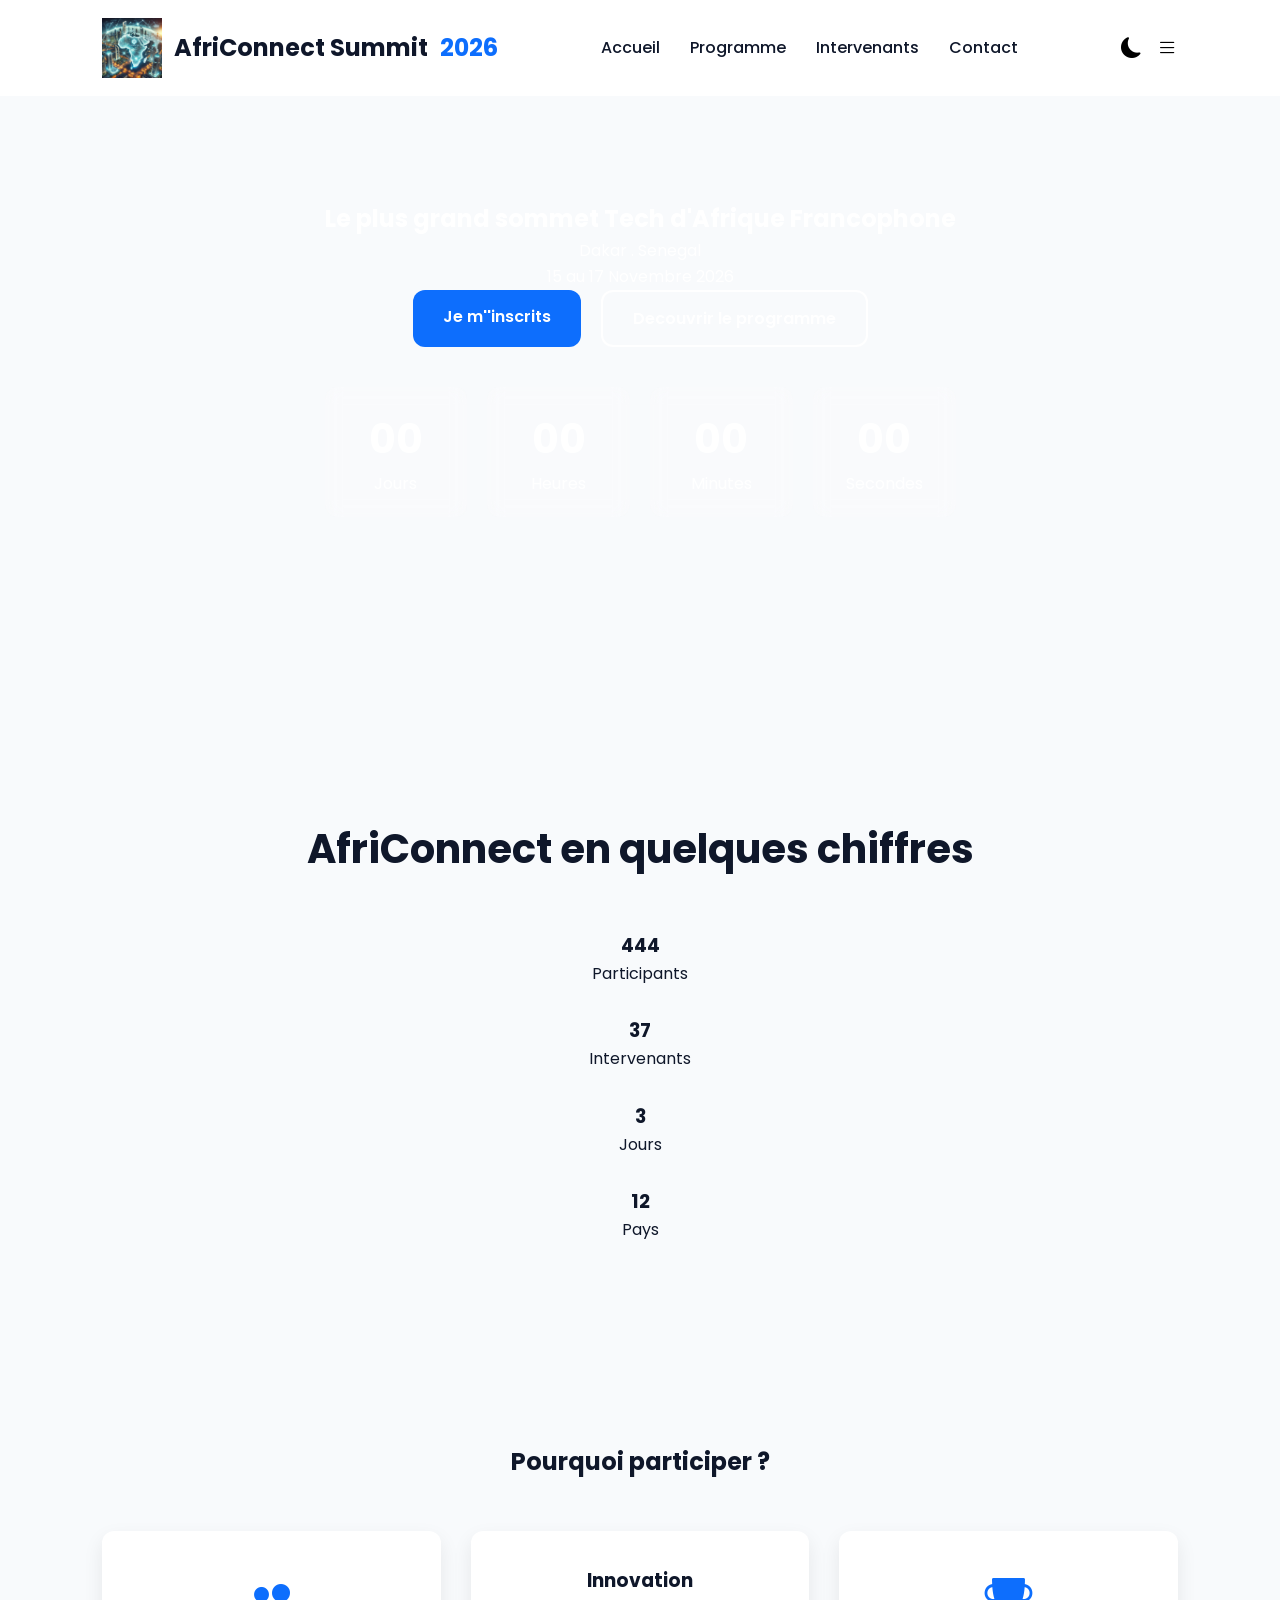
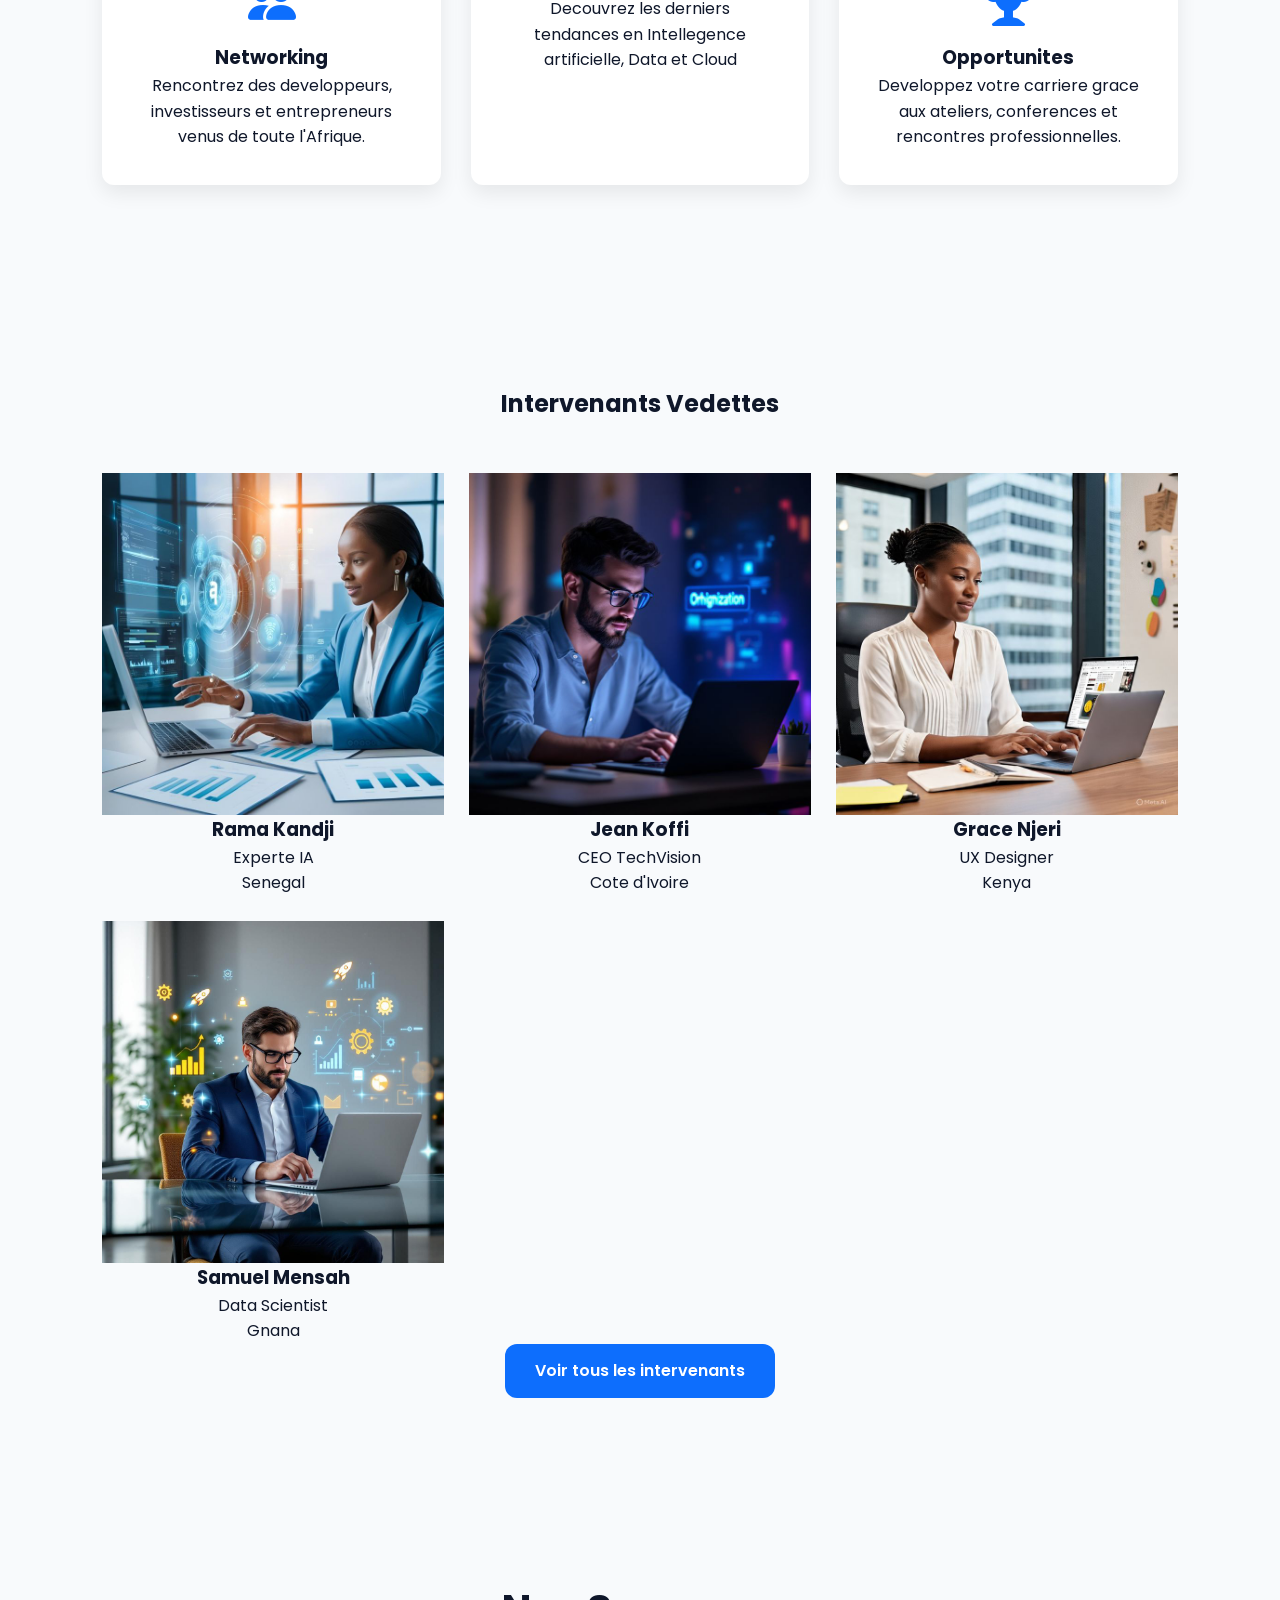
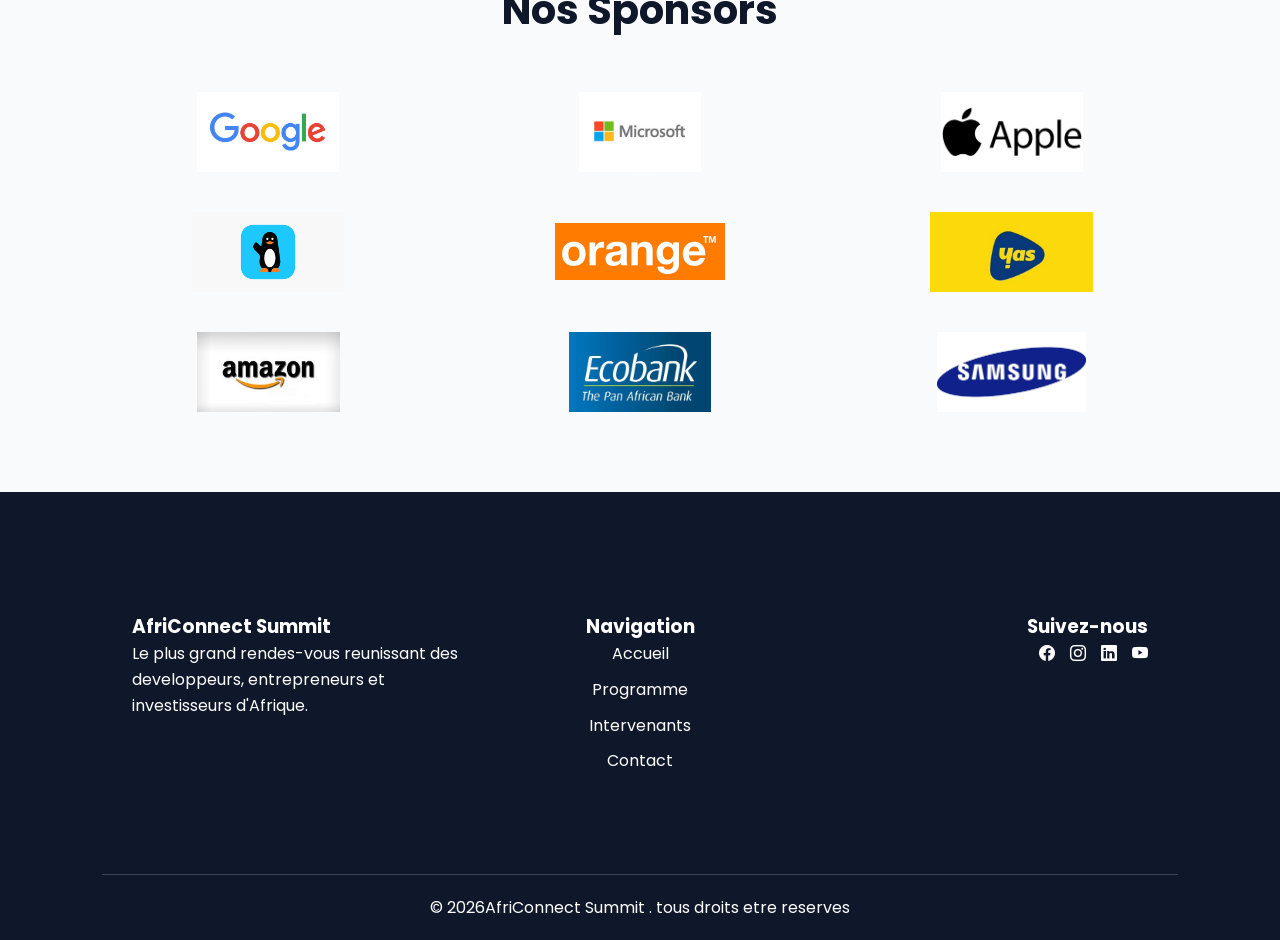
<file: index.html>
<!DOCTYPE html>
<html lang="fr">
<head>
    <meta charset="UTF-8">
    <meta name="viewport" content="width=device-width, initial-scale=1.0">
    <title>AfriConnect Summit 2026</title>

    <link rel="preconnect" href="https://fonts.googleapis.com">
    <link rel="preconnect" href="https://fonts.gstatic.com" crossorigin>
    <link href="https://fonts.googleapis.com/css2?family=Poppins:wght@300;400;500;600;700&family=Space+Grotesk:wght@400;700&display=swap" rel="stylesheet">

    
    <link rel="stylesheet" href="https://cdn.jsdelivr.net/npm/bootstrap-icons@1.13.1/font/bootstrap-icons.min.css">

    
    <link rel="stylesheet" href="css/style.css">
</head>
<body>
    
<!--HEADER--> 

<header>
    <nav class="navbar">
        <a href="index.html" class="logo"><img src="images/logo.jpg" alt="logo AfriConnect">AfriConnect Summit<span>2026</span></a>

        <ul class="nav-links">
            <li><a href="index.html">Accueil</a></li>
            <li><a href="programme.html">Programme</a></li>
            <li><a href="intervenants.html">Intervenants</a></li>
            <li><a href="contact.html">Contact</a></li>
        </ul>

    <div class="nav-icons">
        <button id="darkModeBtn">
            <i class="bi bi-moon-fill"></i>
        </button>

        <button id="menu-btn">
            <i class="bi bi-list"></i>
        </button>


    </div>
    </nav>
</header>

<!--main-->

<main>

    <section class="hero">
       <div class="hero-content">
         <h1>Le plus grand sommet Tech d'Afrique Francophone</h1>
         <p>Dakar . Senegal <br> 15 au 17 Novembre 2026</p>

         <div class="hero-buttons">
            <a href="contact.html" class="btn-primary">Je m''inscrits</a>
            <a href="programme.html" class="btn-secondary">Decouvrir le programme</a>
         </div>

         <div class="countdown">

            <div class="box">
                <h2 id="days">00</h2>
                <span>Jours</span>
            </div>

            <div class="box">
                <h2 id="hours">00</h2>
                <span>Heures</span>
            </div>

            <div class="box">
                <h2 id="minutes">00</h2>
                <span>Minutes</span>
            </div>

            <div class="box">
                <h2 id="seconds">00</h2>
                <span>Secondes</span>
            </div>

            
        </div>
       </div>
    </section>


    <!--chiffres cles-->

    <section class="stats">

        <h2>AfriConnect en quelques chiffres</h2>

        <div class="stats-grid">

            <article class="stat-card">
                <h3 class="counter" data-target="1200">1200</h3>
                <p>Participants</p>
            </article>

            <article class="stat-card">
                <h3 class="counter" data-target="48">48</h3>
                <p>Intervenants</p>
            </article>

            <article class="stat-card">
                <h3 class="counter" data-target="3">3</h3>
                <p>Jours</p>
            </article>

            <article class="stat-card">
                <h3 class="counter" data-target="12">12</h3>
                <p>Pays</p>
            </article>


        </div>

    </section>

 <!--pourquoi-->   

 <section class="why">
   <h2>Pourquoi participer ?</h2>

   <div class="why-container">

    <article class="why-card">
        <i class="bi bi-people-fill"></i>
           <h3>Networking</h3>
           <p>Rencontrez des developpeurs, investisseurs et entrepreneurs venus de toute l'Afrique.</p>
    </article>

    <article class="why-card">
        <i class="bi bi-lightbuld-fill"></i>
           <h3>Innovation</h3>
           <p>Decouvrez les derniers tendances en Intellegence artificielle, Data et Cloud</p>
    </article>

    <article class="why-card">
        <i class="bi bi-trophy-fill"></i>
           <h3>Opportunites</h3>
           <p>Developpez votre carriere grace aux ateliers, conferences et rencontres professionnelles.</p>
    </article>



   </div>
 </section>

<!--intervenants-->

<section class="speakers">
    <h2>Intervenants Vedettes</h2>

    <div class="speakers-grid">

        <article class="speaers-card">
            <img src="images/rama2.jpg" alt="Rama Kandji">
            <h3>Rama Kandji</h3>
            <p>Experte IA</p>
            <span>Senegal</span>
        </article>

        <article class="speaers-card">
            <img src="images/rama6.jpg" alt="Jean Koffi">
            <h3>Jean Koffi</h3>
            <p>CEO TechVision</p>
            <span>Cote d'Ivoire</span>
        </article>


        <article class="speaers-card">
            <img src="images/rama5.jpg" alt="Grace Njeri">
            <h3>Grace Njeri</h3>
            <p>UX Designer</p>
            <span>Kenya</span>
        </article>

        <article class="speaers-card">
            <img src="images/rama3.jpg" alt="Samuel Mensah">
            <h3>Samuel Mensah</h3>
            <p>Data Scientist</p>
            <span>Gnana</span>
        </article>

    </div>

    <div class="center-btn">
        <a href="intervenants.html" class="btn-primary">Voir tous les intervenants</a>
    </div>
</section>

<!--sponsors-->

<section class="sponsors">

    <h2>Nos Sponsors</h2>

    <div class="sponsors-grid">

        <img src="images/photo.webp" alt="Google">
        <img src="images/photo1.webp" alt="Microsoft">
        <img src="images/photo2.jpg" alt="Apple">

        <img src="images/photo4.jpg" alt="Wave">
        <img src="images/photo3.jpg" alt="Orange">
        <img src="images/photo5.jpg" alt="Free">

        <img src="images/photo6.jpg" alt="Amazon">
        <img src="images/photo7.jpg" alt="Ecobank">
        <img src="images/photo8.jpg" alt="Huawei">

    </div>
    
</section>

</main>

<footer>

    <div class="footer-container">

        <div class="footer-col">

            <h3>AfriConnect Summit</h3>
            <p>Le plus grand rendes-vous reunissant des  developpeurs, entrepreneurs et investisseurs d'Afrique.</p>

        </div>

        <div class="footer-col">
            <h3>Navigation</h3>

            <ul>
            <li><a href="index.html">Accueil</a></li>
            <li><a href="programme.html">Programme</a></li>
            <li><a href="intervenants.html">Intervenants</a></li>
            <li><a href="contact.html">Contact</a></li>
            </ul>

        </div>

        <div class="footer-col">
            <h3>Suivez-nous</h3>

            <div class="social-icons">
                <a href="#"><i class="bi bi-facebook"></i></a>
                <a href="#"><i class="bi bi-instagram"></i></a>
                <a href="#"><i class="bi bi-linkedin"></i></a>
                <a href="#"><i class="bi bi-youtube"></i></a>
            </div>

        </div>
    </div>

    <div class="footer-bottom">

        <p>&copy; <span id="year"></span>AfriConnect Summit . tous droits etre reserves</p>

    </div>

    <button id="backToTop" aria-label="Retour en haut">
        <i class="bi bi-arrow-up"></i>

    </button>
</footer>



<!--JAVASCRIPT-->

<script src="js/main.js"></script>



</body>
</html>
</file>
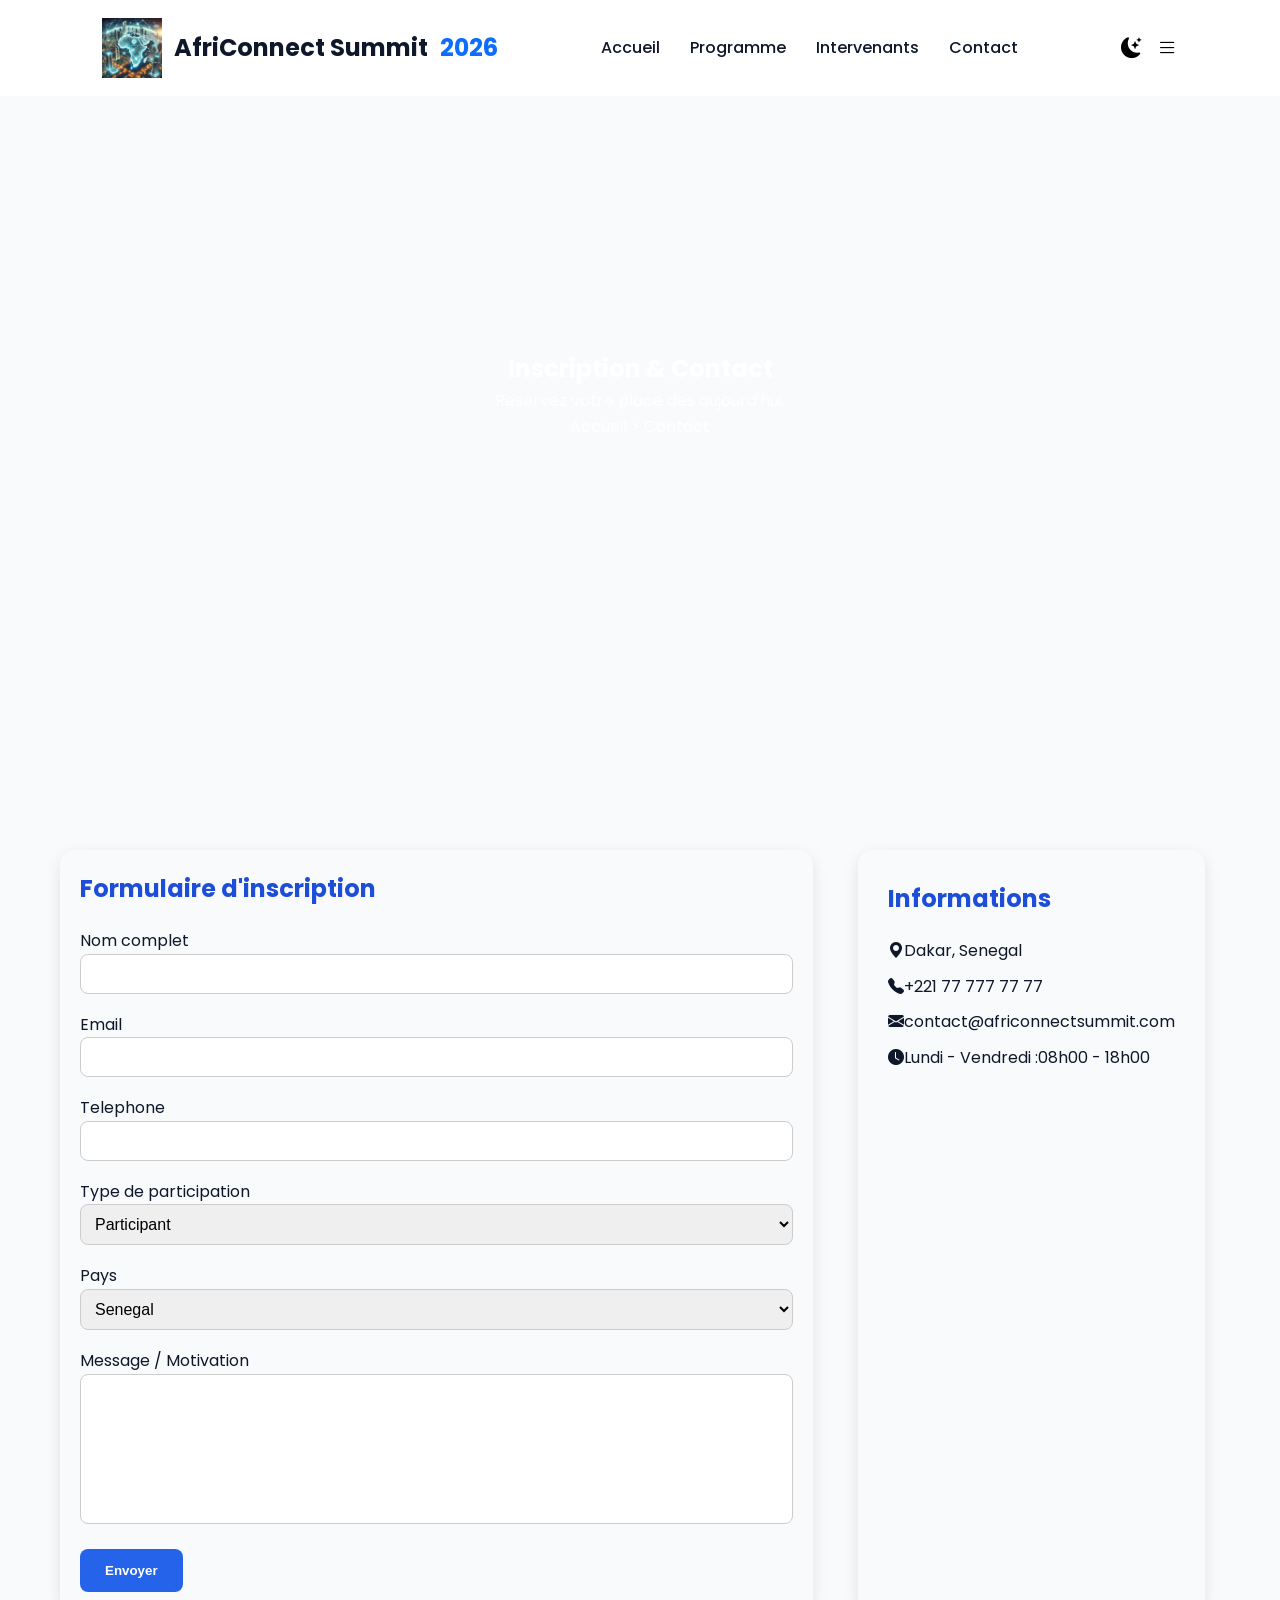
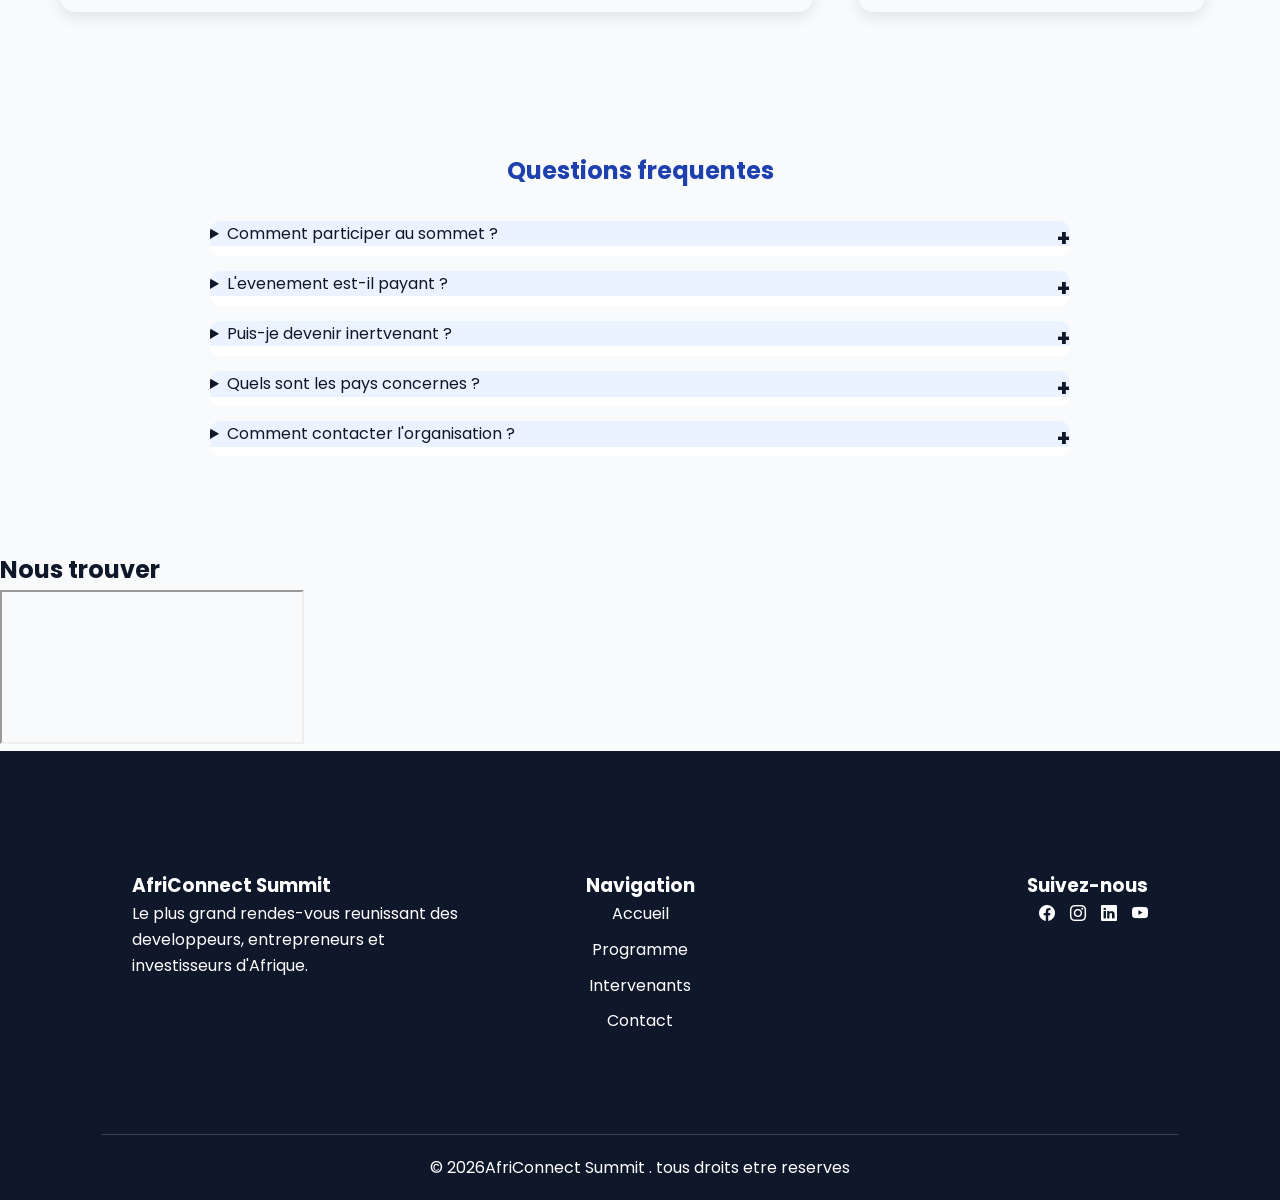
<file: contact.html>
<!DOCTYPE html>
<html lang="fr">
<head>
    <meta charset="UTF-8">
    <meta name="viewport" content="width=device-width, initial-scale=1.0">
    <title>Africonnect Summit 2026</title>

    <link rel="preconnect" href="https://fonts.googleapis.com">
    <link rel="preconnect" href="https://fonts.gstatic.com" crossorigin>
    <link href="https://fonts.googleapis.com/css2?family=Poppins:wght@300;400;500;600;700&family=Space+Grotesk:wght@400;700&display=swap" rel="stylesheet">

    
    <link rel="stylesheet" href="https://cdn.jsdelivr.net/npm/bootstrap-icons@1.13.1/font/bootstrap-icons.min.css">

    
    <link rel="stylesheet" href="css/style.css">
</head>
<body>

    <!--HEADER-->  

<header>
    <nav class="navbar">
        <a href="index.html" class="logo"><img src="images/logo.jpg" alt="logo AfriConnect">AfriConnect Summit<span>2026</span></a>

        <ul class="nav-links">
            <li><a href="index.html">Accueil</a></li>
            <li><a href="programme.html">Programme</a></li>
            <li><a href="intervenants.html">Intervenants</a></li>
            <li><a href="contact.html">Contact</a></li>
        </ul>

    <div class="nav-icons">
        <button id="darkModeBtn">
            <i class="bi bi-moon-stars-fill"></i>
        </button>

        <button id="menu-btn">
            <i class="bi bi-list"></i>
        </button>


    </div>
    </nav>
    </header>
<main>
<!--hero-->
    <section class="contact-hero">
       <div class="hero-content">
         <h1>Inscription & Contact</h1>
         <p>Reservez votre place des aujourd'hui.</p>

         <nav class="breadcrumb">
         
            <a href="index.html">Accueil</a>
            <span>></span>
            <span>Contact</span>
         
          </nav>
    </div>
    </section>

<!--formulaire--> 

<section class="contact-section">

    <div class="contact-container">

        <div class="contact-form">
            <h2>Formulaire d'inscription</h2>

            <form id="contactFrom">

                <div class="form-group">
                    <label>Nom complet</label>
                    <input type="text" id="nom" required>
                    <small></small>
                </div>

                <div class="form-group">
                    <label>Email</label>
                    <input type="text" id="email" required>
                    <small></small>
                </div>

                <div class="form-group">
                    <label>Telephone</label>
                    <input type="text" id="telephone" required>
                    <small></small>
                </div>

                <div class="form-group">
                    <label>Type de participation</label>
                    
                    <select id="type">

                        <option>Participant</option>
                        <option>Intervenant</option>
                        <option>Sponsor</option>

                    </select>
                </div>

                <div class="form-group">

                    <label>Pays</label>

                    <select id="type">

                        <option>Senegal</option>
                        <option>Cote d'Ivoire</option>
                        <option>Mali</option>
                        <option>Burkina Faso</option>
                        <option>Guinee</option>
                        <option>Benin</option>
                        <option>Togo</option>
                        <option>Cameroun</option>
                        <option>Nigeria</option>
                        <option>Ghana</option>
                    </select>

                </div>

                 <div class="form-group">

                    <label>Message / Motivation</label>

                    <textarea id="message"></textarea>

                    <small></small>
                
                
                   <button type="submit" class="btn-primary">Envoyer</button>
                </div>

            </form>

        </div>

    </div>




<!--information-->

<div class="contact-info">

    <h2>Informations</h2>
    <p><i class="bi bi-geo-alt-fill"></i>Dakar, Senegal</p>

    <p><i class="bi bi-telephone-fill"></i>+221 77 777 77 77</p>

    <p><i class="bi bi-envelope-fill"></i>contact@africonnectsummit.com</p>
    
    <p><i class="bi bi-clock-fill"></i>Lundi - Vendredi :08h00 - 18h00</p>
    
    
</div>
</div>

</section>

<!--faq-->

<section class="faq-section">

    <h2>Questions frequentes</h2>

    <div class="accordion">

        <details class="faq-item">
        <summary>Comment participer au sommet ? </summary>
                <p>Remplissez le formulaire d'inscription et vous recevrez une confirmation par e-mail</p>
        </details>

        

        <details class="faq-item">

            <summary>L'evenement est-il payant ?</summary>
                <p>Plusieurs formules sont disponible : gratuite, Premium et VIP.</p>
            
        </details>

        <details class="faq-item">

            <summary>Puis-je devenir inertvenant ?</summary>
                <p>Oui, choisissez 'Intervenant' dans la formulaire s'inscription</p>
        </details>

        <details class="faq-item">
            
            <summary>Quels sont les pays concernes ?</summary>
                <p>Le sommet est ouvert aux participants de toute l'Afrique et d'ailleurs</p>
           
        </details>

        <details class="faq-item">
            
            <summary>Comment contacter l'organisation ?</summary>
                <p>Par telephone, e-mail ou via le formulaire de contact</p>
            </details>
    </div>
</section>

<!--google maps-->

<section>

    <h2>Nous trouver</h2>

       <iframe src="https://www.google.com/maps/embed?pb=!1m18!1m12!1m3!1d12345.6789!2d-17.44!3d14.71!2m3!1f0!2f0!3f0!3m2!1i1024!2i768!4f13.1!3m3!1m2!1s0x0%3A0x0!2zMTTCsDQyJzM2LjAiTiAxN8KwMjYnMjQuMCJX!5e0!3m2!1sfr!2ssn!4v1620000000000!5m2!1sfr!2ssn"></iframe>
            
    
</section>

</main>

<footer>

    <div class="footer-container">

        <div class="footer-col">

            <h3>AfriConnect Summit</h3>
            <p>Le plus grand rendes-vous reunissant des  developpeurs, entrepreneurs et investisseurs d'Afrique.</p>

        </div>

        <div class="footer-col">
            <h3>Navigation</h3>

            <ul>
            <li><a href="index.html">Accueil</a></li>
            <li><a href="programme.html">Programme</a></li>
            <li><a href="intervenants.html">Intervenants</a></li>
            <li><a href="contact.html">Contact</a></li>
            </ul>

        </div>

        <div class="footer-col">
            <h3>Suivez-nous</h3>

            <div class="social-icons">
                <a href="#"><i class="bi bi-facebook"></i></a>
                <a href="#"><i class="bi bi-instagram"></i></a>
                <a href="#"><i class="bi bi-linkedin"></i></a>
                <a href="#"><i class="bi bi-youtube"></i></a>
            </div>

        </div>
    </div>

    <div class="footer-bottom">

        <p>&copy; <span id="year"></span>AfriConnect Summit . tous droits etre reserves</p>

    </div>

    <button id="backToTop" aria-label="Retour en haut">
        <i class="bi bi-arrow-up"></i>

    </button>
</footer>



<!--JAVASCRIPT-->

<script src="js/main.js"></script>



</body>
</html>
</file>
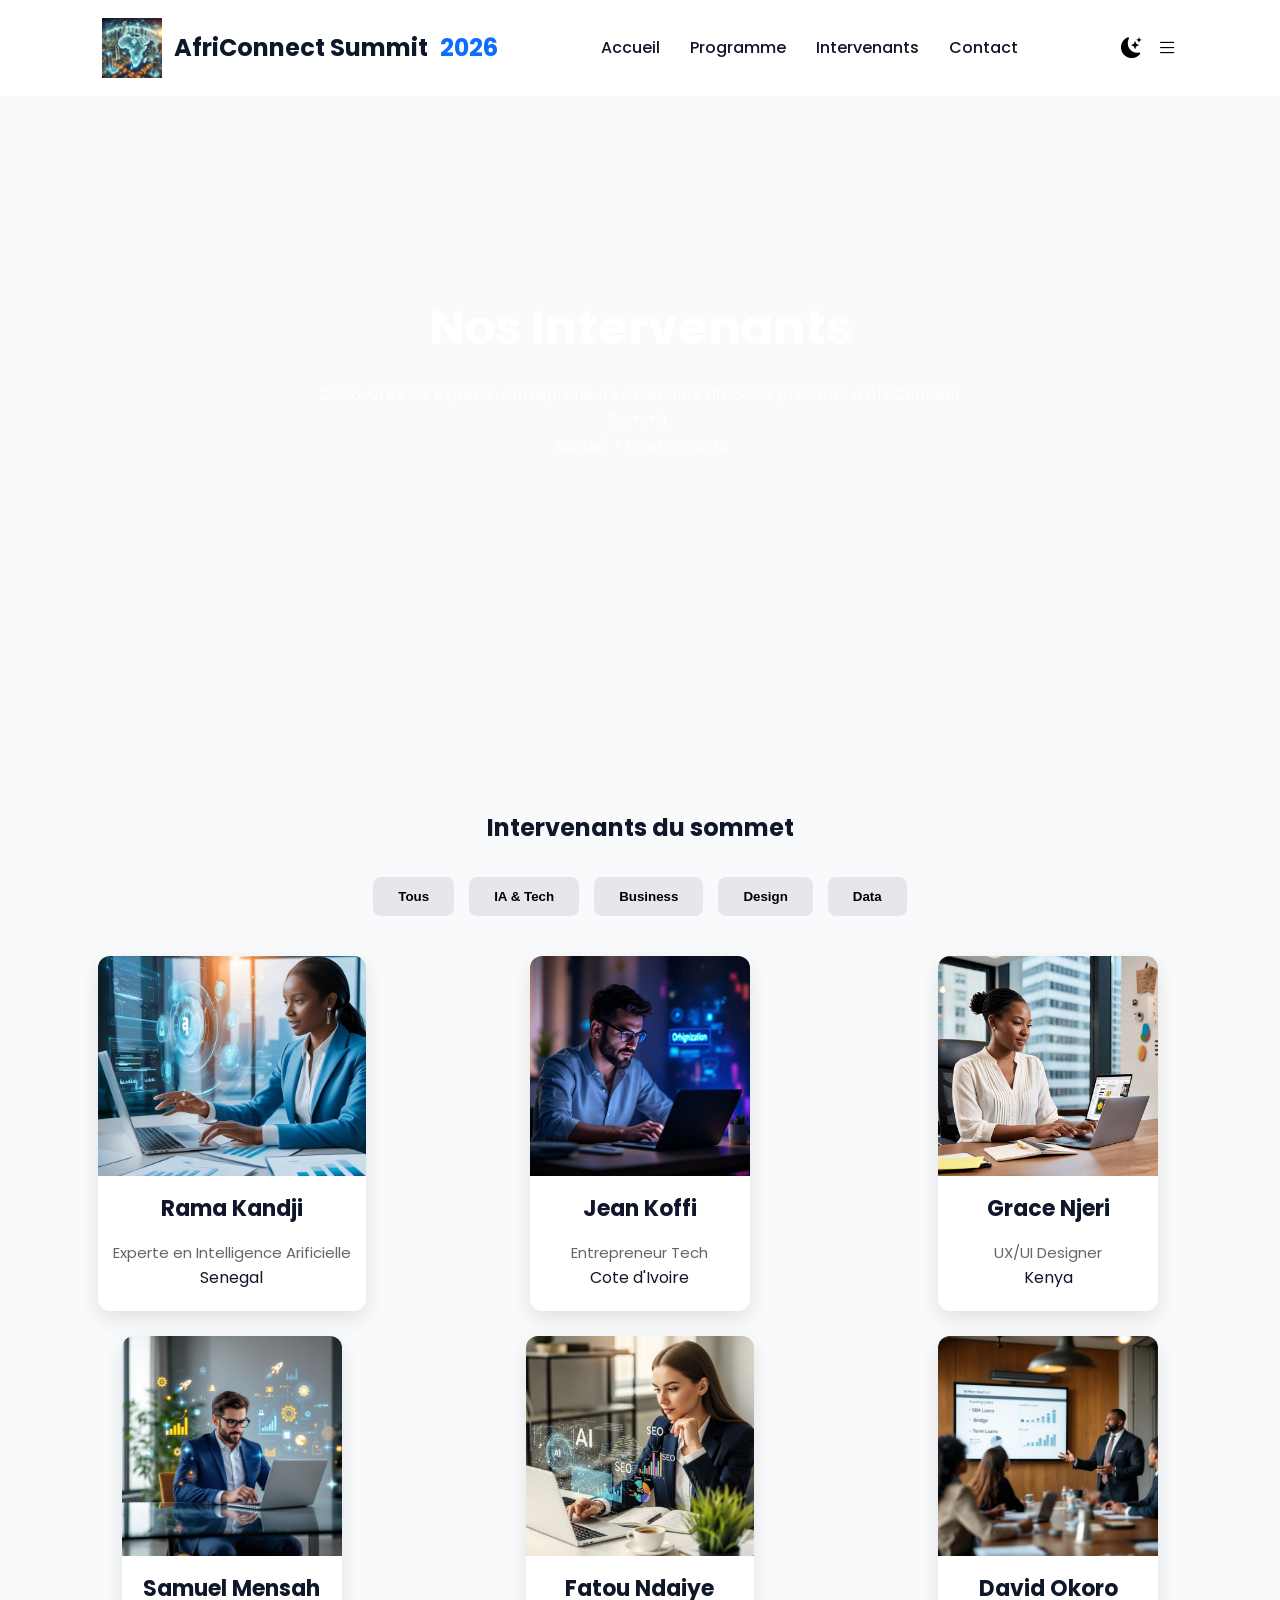
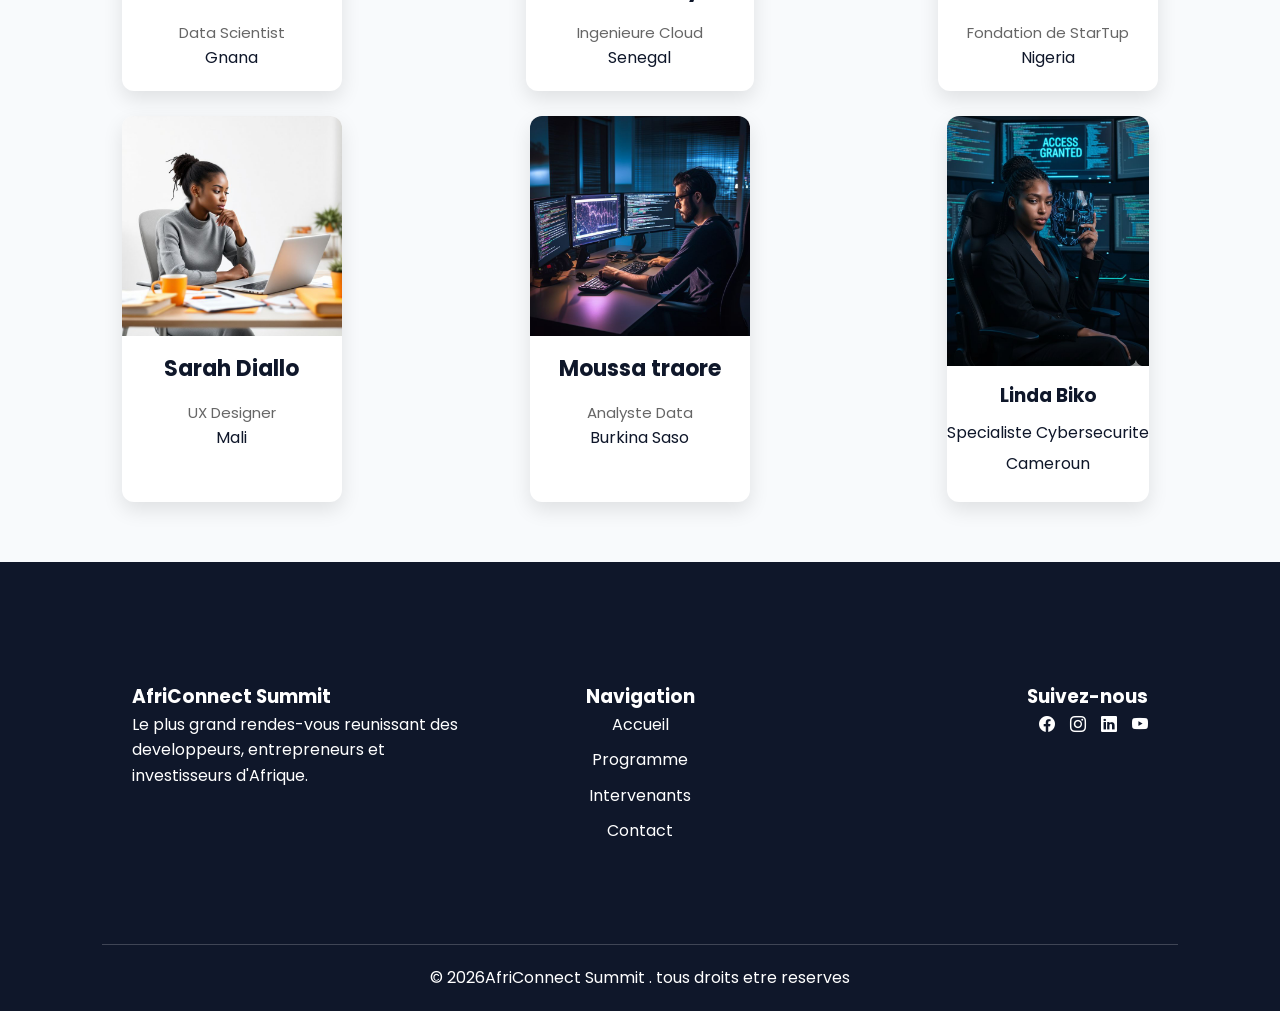
<file: intervenants.html>
<!DOCTYPE html>
<html lang="fr">
<head>
    <meta charset="UTF-8">
    <meta name="viewport" content="width=device-width, initial-scale=1.0">
    <title>Africonnect Summit 2026</title>

    <link rel="preconnect" href="https://fonts.googleapis.com">
    <link rel="preconnect" href="https://fonts.gstatic.com" crossorigin>
    <link href="https://fonts.googleapis.com/css2?family=Poppins:wght@300;400;500;600;700&family=Space+Grotesk:wght@400;700&display=swap" rel="stylesheet">

    
    <link rel="stylesheet" href="https://cdn.jsdelivr.net/npm/bootstrap-icons@1.13.1/font/bootstrap-icons.min.css">

    
    <link rel="stylesheet" href="css/style.css">
</head>
<body>  

    <!--HEADER-->  

<header>
    <nav class="navbar">
        <a href="index.html" class="logo"><img src="images/logo.jpg" alt="logo AfriConnect">AfriConnect Summit<span>2026</span></a>

        <ul class="nav-links">
            <li><a href="index.html">Accueil</a></li>
            <li><a href="programme.html">Programme</a></li>
            <li><a href="intervenants.html">Intervenants</a></li>
            <li><a href="contact.html">Contact</a></li>
        </ul>

    <div class="nav-icons">
        <button id="darkModeBtn">
            <i class="bi bi-moon-stars-fill"></i>
        </button>

        <button id="menu-btn">
            <i class="bi bi-list"></i>
        </button>


    </div>
    </nav>
</header>

<main>

    <!--hero-->

    <section class="page-hero">
        <div class="page-hero-content">

            <h1>Nos Intervenants</h1>

            <p>Decouvrez les experts, entrepreneurs et leaders africains presents a AfriConnect Summit.</p>
             
            <nav class="breadcrumb">
                <a href="index.html">Accueil</a>
                <span>></span>
                <span>Intervenants</span>

            </nav>
        </div>

    </section>

    <!--filtrage-->

    <section class="speakers-section">

        <h2>Intervenants du sommet</h2>

        <div class="filter-buttons">

            <button class="filter-btn" data-filter="all">Tous</button>

            <button class="filter-btn" data-filter="ia">IA & Tech</button>

            <button class="filter-btn" data-filter="business">Business</button>

            <button class="filter-btn" data-filter="design">Design</button>

            <button class="filter-btn" data-filter="data">Data</button>

        </div>

    
        <div class="speakers-grid">

         <article class="speaker-card" data-category="ia">
            <img src="images/rama2.jpg" alt="Rama Kandji">
            <h3>Rama Kandji</h3>
            <p>Experte en Intelligence Arificielle</p>
            <span>Senegal</span>
        </article>

        <article class="speaker-card" data-category="business">
            <img src="images/rama6.jpg" alt="Jean Koffi">
            <h3>Jean Koffi</h3>
            <p>Entrepreneur Tech </p>
            <span>Cote d'Ivoire</span>
        </article>


        <article class="speaker-card" data-category="design">
            <img src="images/rama5.jpg" alt="Grace Njeri">
            <h3>Grace Njeri</h3>
            <p>UX/UI Designer</p>
            <span>Kenya</span>
        </article>

        <article class="speaker-card" data-category="data">
            <img src="images/rama3.jpg" alt="Samuel Mensah">
            <h3>Samuel Mensah</h3>
            <p>Data Scientist</p>
            <span>Gnana</span>
        </article>


        <article class="speaker-card" data-category="ia">
            <img src="images/images7.jpg" alt="Fatou Ndiaye">
            <h3>Fatou Ndaiye</h3>
            <p>Ingenieure Cloud</p>
            <span>Senegal</span>
        </article>

        <article class="speaker-card" data-category="business">
            <img src="images/images8.jpg" alt="David Okoro">
            <h3>David Okoro</h3>
            <p>Fondation de StarTup</p>
            <span>Nigeria</span>
        </article>


        <article class="speaker-card" data-category="design">
            <img src="images/images2.jpg" alt="Sarah Diallo">
            <h3>Sarah Diallo</h3>
            <p>UX Designer</p>
            <span>Mali</span>
        </article>

        <article class="speaker-card" data-category="data">
            <img src="images/images9.jpg" alt="Moussa traore">
            <h3>Moussa traore</h3>
            <p>Analyste Data</p>
            <span>Burkina Saso</span>
        </article>

         <article class="speakers-card" data-category="ia">
            <img src="images/images4.jpg" alt="Linda Biko">
            <h3>Linda Biko</h3>
            <p>Specialiste Cybersecurite</p>
            <span>Cameroun</span>
        </article>

        </div>
    </section>
</main>

<!--footer-->

<footer>
    

    <div class="footer-container">

        <div class="footer-col">

            <h3>AfriConnect Summit</h3>
            <p>Le plus grand rendes-vous reunissant des  developpeurs, entrepreneurs et investisseurs d'Afrique.</p>

        </div>

        <div class="footer-col">
            <h3>Navigation</h3>

            <ul>
            <li><a href="index.html">Accueil</a></li>
            <li><a href="programme.html">Programme</a></li>
            <li><a href="intervenants.html">Intervenants</a></li>
            <li><a href="contact.html">Contact</a></li>
            </ul>

        </div>

        <div class="footer-col">
            <h3>Suivez-nous</h3>

            <div class="social-icons">
                <a href="#"><i class="bi bi-facebook"></i></a>
                <a href="#"><i class="bi bi-instagram"></i></a>
                <a href="#"><i class="bi bi-linkedin"></i></a>
                <a href="#"><i class="bi bi-youtube"></i></a>
            </div>

        </div>
    </div>

    <div class="footer-bottom">

        <p>&copy; <span id="year"></span>AfriConnect Summit . tous droits etre reserves</p>

    </div>

    <button id="backToTop" aria-label="Retour en haut">
        <i class="bi bi-arrow-up"></i>

    </button>
</footer>



<!--JAVASCRIPT-->

<script src="js/main.js"></script>




</footer>



</body>
</html>
</file>
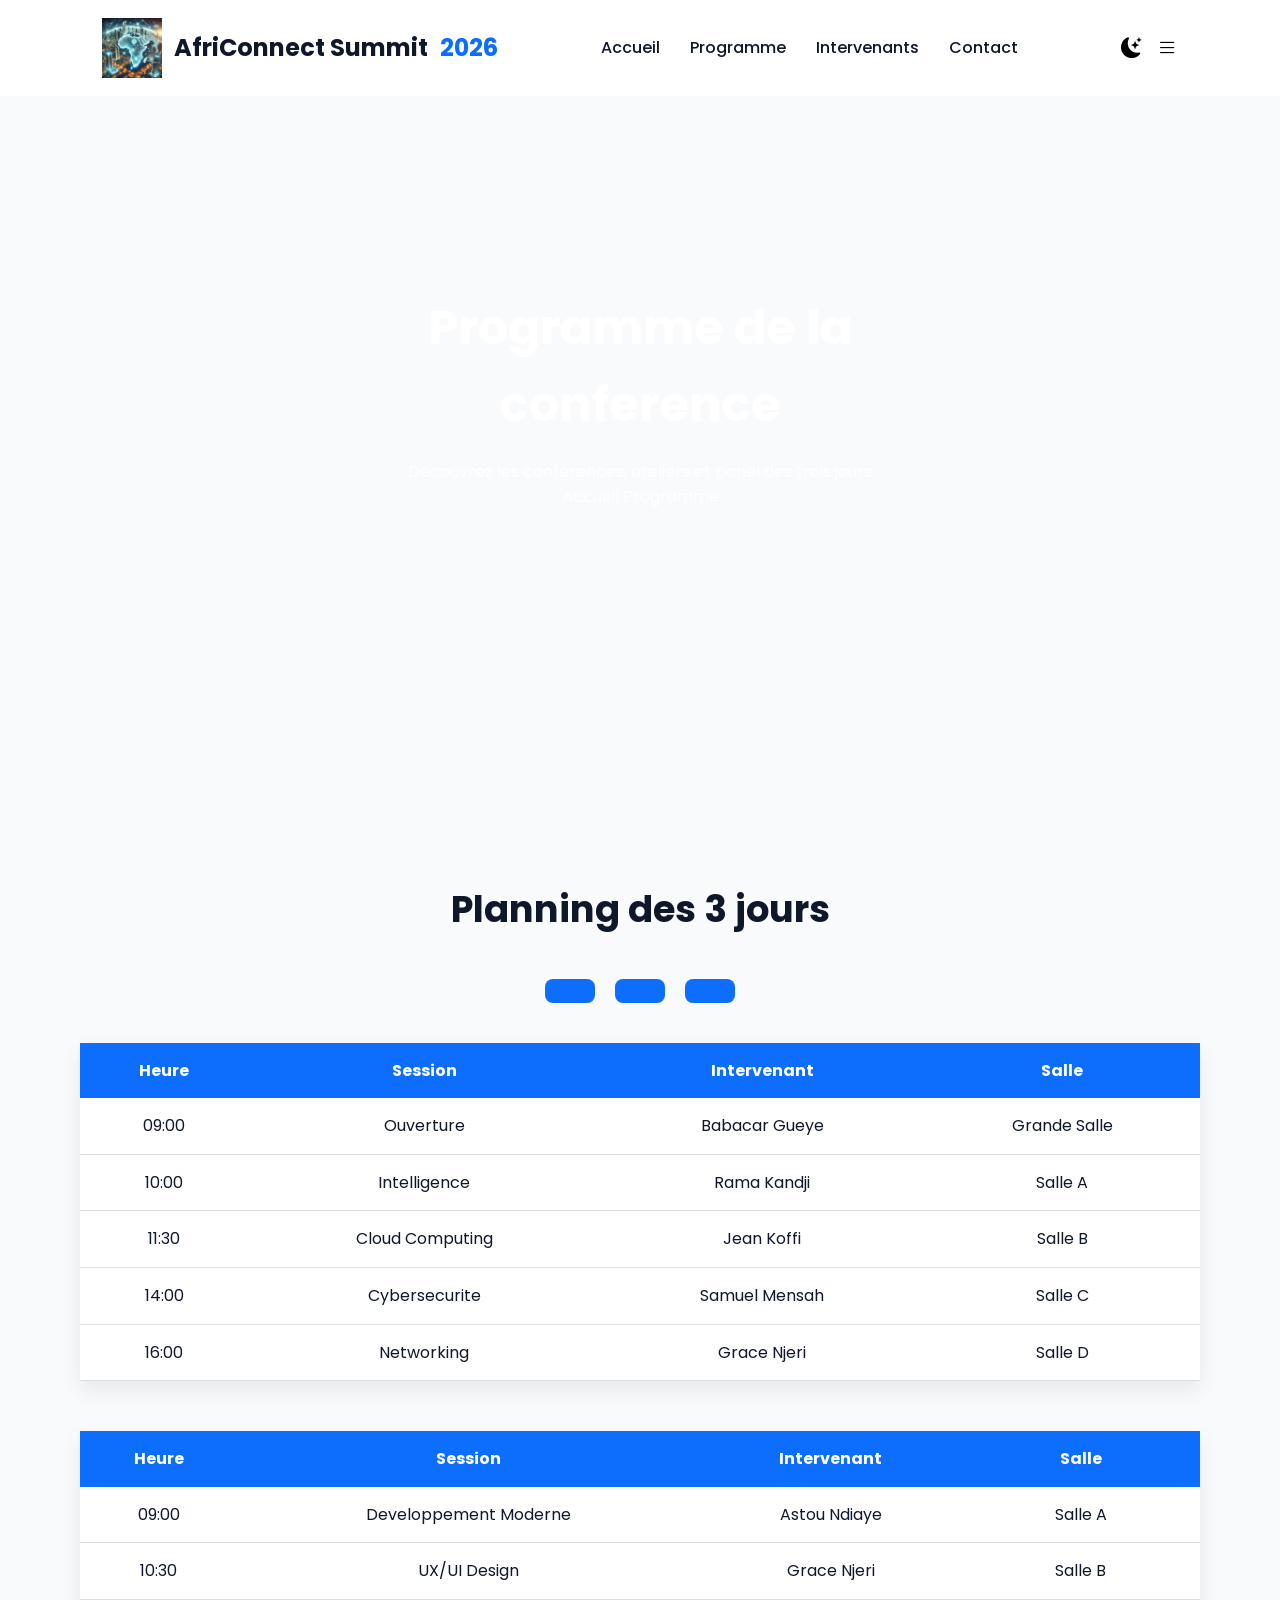
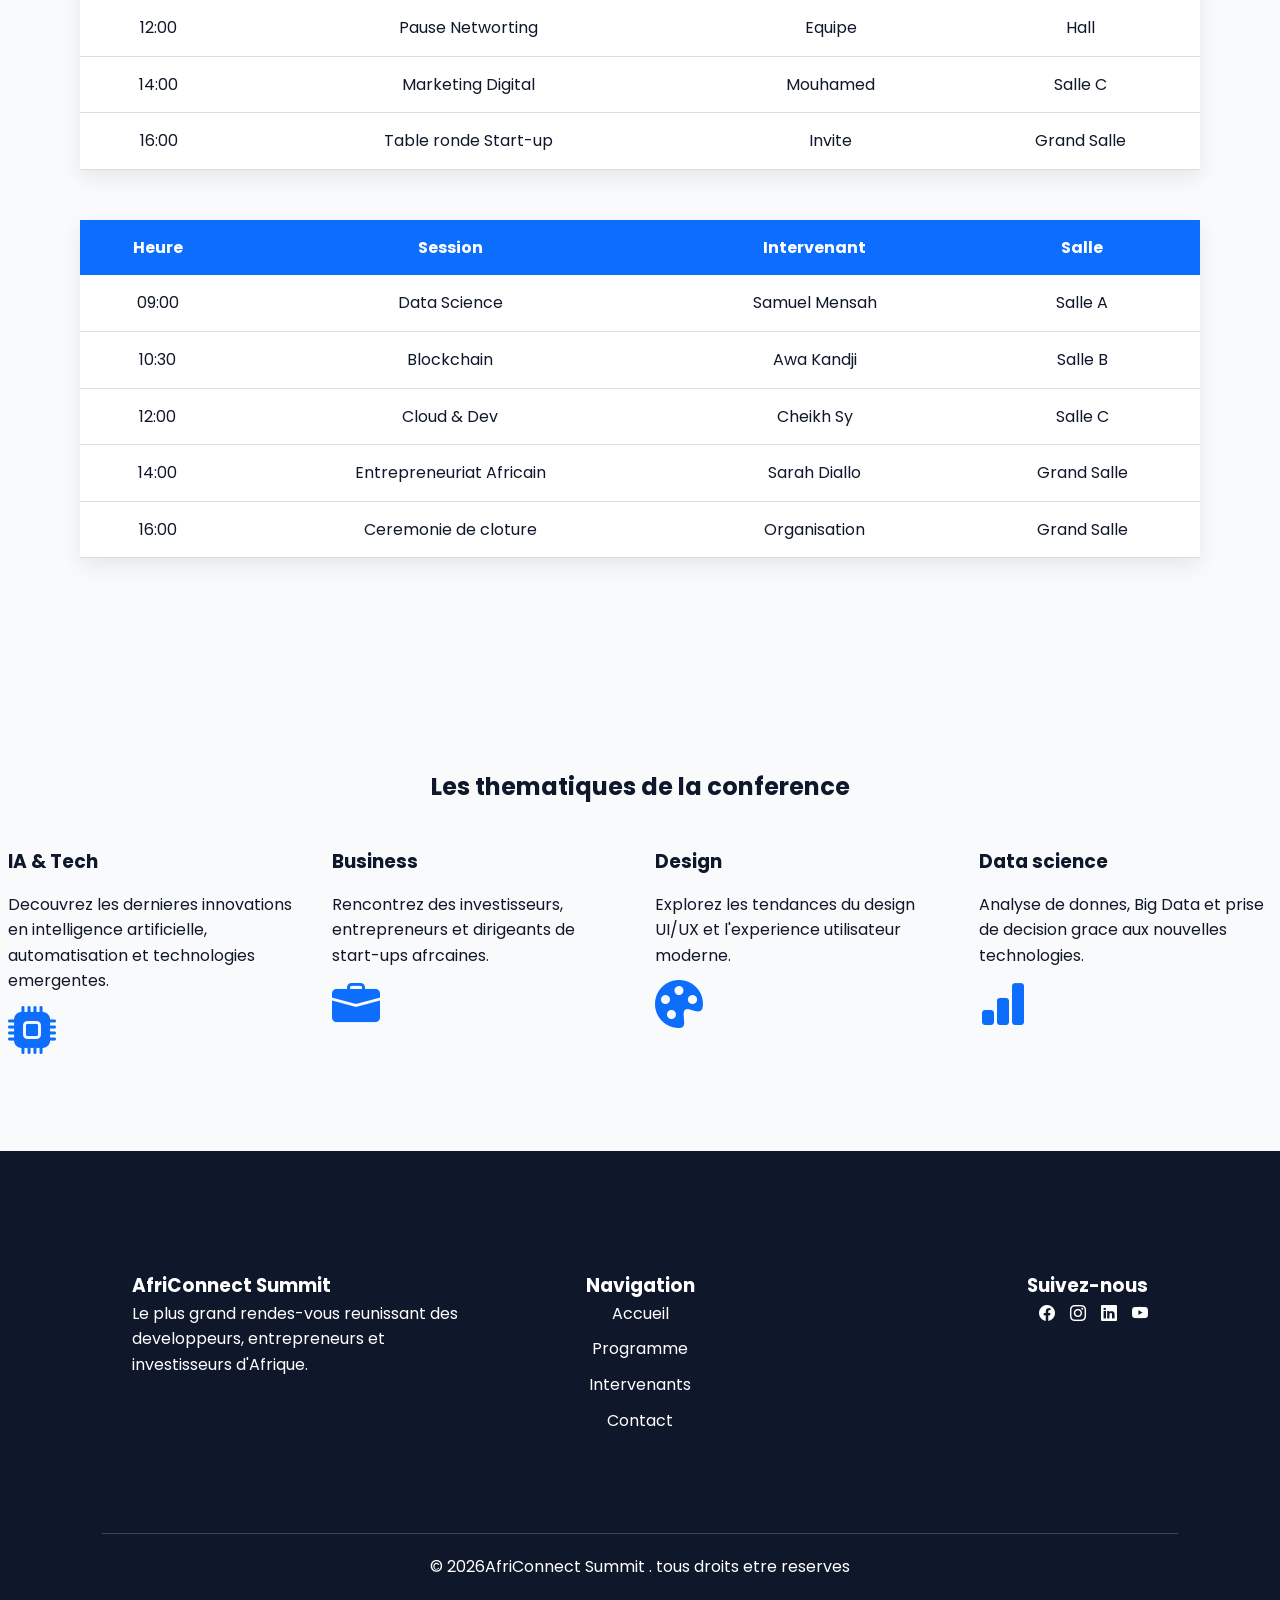
<file: programme.html>
<!DOCTYPE html>
<html lang="fr">
<head>
    <meta charset="UTF-8">
    <meta name="viewport" content="width=device-width, initial-scale=1.0">
    <title>AfriConnect Summit 2026</title>

    <link rel="preconnect" href="https://fonts.googleapis.com">
    <link rel="preconnect" href="https://fonts.gstatic.com" crossorigin>
    <link href="https://fonts.googleapis.com/css2?family=Poppins:wght@300;400;500;600;700&family=Space+Grotesk:wght@400;700&display=swap" rel="stylesheet">

    
    <link rel="stylesheet" href="https://cdn.jsdelivr.net/npm/bootstrap-icons@1.13.1/font/bootstrap-icons.min.css">

    
    <link rel="stylesheet" href="css/style.css">
</head>
<body>
    
<!--HEADER-->  

<header>
    <nav class="navbar">
        <a href="index.html" class="logo"><img src="images/logo.jpg" alt="logo AfriConnect">AfriConnect Summit<span>2026</span></a>

        <ul class="nav-links">
            <li><a href="index.html">Accueil</a></li>
            <li><a href="programme.html">Programme</a></li>
            <li><a href="intervenants.html">Intervenants</a></li>
            <li><a href="contact.html">Contact</a></li>
        </ul>

    <div class="nav-icons">
        <button id="darkModeBtn">
            <i class="bi bi-moon-stars-fill"></i>
        </button>

        <button id="menu-btn">
            <i class="bi bi-list"></i>
        </button>


    </div>
    </nav>
</header>

<!--main-->

<main>

    <!--hero interne-->

    <section class="page-hero">
        <div class="page-hero-content">

            <h1>Programme de la conference</h1>
            <p>Decouvrez les conferences, ateliers et panel des trois jours</p>

               <nav class="breadcrumb">
                <a href="index.html">Accueil</a>
                <span>Programme</span>
               </nav>

        </div>
    </section>

<!--onglets-->

<section class="programme">

    <h2>Planning des 3 jours</h2>

    <div class="tabs">

        <button class="tab-btn active" data-tab="jour 1"></button>
        <button class="tab-btn active" data-tab="jour 2"></button>
        <button class="tab-btn active" data-tab="jour 3"></button>

    </div>

    <!--jour1-->

    <div id="jour 1" class="tab-content active">

        <table>
            <thead>
                <tr>
                    <th>Heure</th>
                    <th>Session</th>
                    <th>Intervenant</th>
                    <th>Salle</th>
                </tr>
            </thead>

            <tbody>

                <tr>
                    <td>09:00</td>
                    <td>Ouverture</td>

                    <td>Babacar Gueye</td>
                    <td>Grande Salle</td>
              
                </tr>

                <tr>
                    <td>10:00</td>
                    <td>Intelligence</td>

                    <td>Rama Kandji</td>
                    <td>Salle A</td>
                </tr>

                <tr>
                    <td>11:30</td>
                    <td>Cloud Computing</td>
                    <td>Jean Koffi</td>
                    <td>Salle B</td>
                </tr>

                <tr>
                    <td>14:00</td>
                    <td>Cybersecurite</td>
                    <td>Samuel Mensah</td>
                    <td>Salle C</td>
                </tr>

                <tr>
                    <td>16:00</td>
                    <td>Networking</td>
                    <td>Grace Njeri</td>
                    <td>Salle D</td>
                </tr>
            </tbody>
        </table>

    </div>

    <!--Jour 2-->

    <div id="jour 2" class="tab-content active">

        <table>
            <thead>
                <tr>
                    <th>Heure</th>
                    <th>Session</th>
                    <th>Intervenant</th>
                    <th>Salle</th>
                </tr>
            </thead>

            <tbody>

                <tr>
                    <td>09:00</td>
                    <td>Developpement Moderne</td>
                    <td>Astou Ndiaye</td>
                    <td>Salle A</td>
                </tr>

                <tr>
                    <td>10:30</td>
                    <td>UX/UI Design</td>
                    <td>Grace Njeri</td>
                    <td>Salle B</td>
                </tr>

                <tr>
                    <td>12:00</td>
                    <td>Pause Networting</td>

                    <td>Equipe</td>
                    <td>Hall</td>
                </tr>

                <tr>
                    <td>14:00</td>
                    <td>Marketing Digital</td>

                    <td>Mouhamed</td>
                    <td>Salle C</td>
                </tr>

                <tr>
                    <td>16:00</td>
                    <td>Table ronde Start-up</td>

                    <td>Invite</td>
                    <td> Grand Salle </td>
                </tr>

            </tbody>
        </table>

    </div>

    <!--jour 3-->

    <div id="jour 3" class="tab-content active">

        <table>
            <thead>
                <tr>
                    <th>Heure</th>
                    <th>Session</th>
                    <th>Intervenant</th>
                    <th>Salle</th>
                </tr>
            </thead>

            <tbody>

                <tr>
                    <td>09:00</td>
                    <td>Data Science</td>
                    <td>Samuel Mensah</td>
                    <td>Salle A</td>
                </tr>

                <tr>
                    <td>10:30</td>
                    <td>Blockchain</td>
                    <td>Awa Kandji</td>
                    <td>Salle B</td>
                </tr>

                <tr>
                    <td>12:00</td>
                    <td>Cloud & Dev</td>

                    <td>Cheikh Sy</td>
                    <td>Salle C</td>
                </tr>

                <tr>
                    <td>14:00</td>
                    <td>Entrepreneuriat Africain</td>

                    <td>Sarah Diallo</td>
                    <td>Grand Salle</td>
                </tr>

                <tr>
                    <td>16:00</td>
                    <td>Ceremonie de cloture</td>

                    <td>Organisation</td>
                    <td>Grand Salle </td>
                </tr>

            </tbody>
        </table>
        

    </div>
</section>

<!--thematiques-->

<section class="themes">

    <h2>Les thematiques de la conference</h2>

    <div class="themes-grid">

        <article class="theme-card">
            <h3>IA & Tech</h3>
            <p>Decouvrez les dernieres innovations en intelligence artificielle, automatisation et technologies emergentes.</p>
            <i class="bi bi-cpu-fill"></i>
        </article>

        <article class="theme-card">
            <h3>Business</h3>
            <p>Rencontrez des investisseurs, entrepreneurs et dirigeants de start-ups afrcaines.</p>
            <i class="bi bi-briefcase-fill"></i>
        </article>

        <article class="theme-card">
            <h3>Design</h3>
            <p>Explorez les tendances du design UI/UX et l'experience utilisateur moderne.</p>
            <i class="bi bi-palette-fill"></i>
        </article>

        <article class="theme-card">
            <h3>Data science</h3>
            <p>Analyse de donnes, Big Data et prise de decision grace aux nouvelles technologies.</p>
            <i class="bi bi-bar-chart-fill"></i>
        </article>

    </div>

</section>

</main>

<!--footer-->

<footer>

    <div class="footer-container">

        <div class="footer-col">

            <h3>AfriConnect Summit</h3>
            <p>Le plus grand rendes-vous reunissant des  developpeurs, entrepreneurs et investisseurs d'Afrique.</p>
        </div>
       
        <div class="footer-col">
            <h3>Navigation</h3>

            <ul>
            <li><a href="index.html">Accueil</a></li>
            <li><a href="programme.html">Programme</a></li>
            <li><a href="intervenants.html">Intervenants</a></li>
            <li><a href="contact.html">Contact</a></li>
            </ul>

        </div>

        <div class="footer-col">
            <h3>Suivez-nous</h3>

            <div class="social-icons">
                <a href="#"><i class="bi bi-facebook"></i></a>
                <a href="#"><i class="bi bi-instagram"></i></a>
                <a href="#"><i class="bi bi-linkedin"></i></a>
                <a href="#"><i class="bi bi-youtube"></i></a>
            </div>

        </div>
    </div>

    <div class="footer-bottom">

        <p>&copy; <span id="year"></span>AfriConnect Summit . tous droits etre reserves</p>

    </div>

    <button id="backToTop" aria-label="Retour en haut">
        <i class="bi bi-arrow-up"></i>

    </button>
</footer>



<!--JAVASCRIPT-->

<script src="js/main.js"></script>



</body>
</html>
</file>
<file: css/style.css>
:root{
    --primary:#0D6EFD;
    --secondary:#14B8A6;
    --dark:#0F172A;
    --light:#F8FAFC;
    --white:#FFFFFF;
    --gray:#6B7280;
    --radius:12px;
    --transition:0.3s ease;

}



[data-theme="dark"]{
    background-color:#121212;
    color: #fff;
}

[data-theme="dark"] body{
    background-color:#121212;
    color: #fff;
}

[data-theme="dark"] header,
[data-theme="dark"] .navbar{
    background: #1b1b1b;
}

[data-theme="dark"] select
[data-theme="dark"] .card,
[data-theme="dark"] .contact-form,
[data-theme="dark"] .info-box,
[data-theme="dark"] footer{
    background: #1e1e1e;
    color: white;
}

[data-theme="dark"] input,
[data-theme="dark"] textarea,
[data-theme="dark"] select{
    background: #2b2b2b;
    color: white;
    border: 1px solid #555;
}

[data-theme="dark"] a{
    color: #4da3ff;
}



[data-theme="dark"] .programme,
[data-theme="dark"] .programme h2,
[data-theme="dark"] .programme p,
[data-theme="dark"] .programme table,
[data-theme="dark"] .programme th
[data-theme="dark"] .programme td{
    color: #fff;
}

[data-theme="dark"] table{
    background: #1f1f1f
}

[data-theme="dark"] th{
    background: #2c5aa0;
    color: #fff;
}    
[data-theme="dark"] td{
    background: #222;
    color: #fff;
    border-color: #444;
}





*{
    margin: 0;
    padding: 0;
    box-sizing: border-box;
}

body{
    font-family: 'Poppins' , sans-serif;
    background: var(--light);
    color: var(--dark);
    line-height: 1.6;
    transition:.4s;
}

a{
    text-decoration: none;
    color: inherit;
}

ul{
    list-style: none;
}

img{
    max-width: 100%;
    display:block;
}

/*==navbar==*/

.navbar{
    position: fixed;
    top: 0;
    left: 0;
    width: 100%;
    display: flex;
    justify-content: space-between;
    align-items: center;
    padding: 18px 8%;
    background: rgba(255,255,255,.95);
    backdrop-filter: blur(8px);
    transition:all 0.3s ease;
    
    z-index: 1000;
}


header{
    position: fixed;
    top: 0;
    left: 0;
    width: 100%;
    z-index:1000;
}
header.scrolled{
    background: #ffffff;
    box-shadow: 0 5px 15px rgba(0,0,0,0.15);
}

.logo{
    display: flex;
    align-items: center;
    gap: 12px;
    font-size: 1.5rem;
    font-weight: 700;
}

.logo img{
    width:60px;
    height: 60px;
    object-fit: contain;
}

.logo span{
    color:var(--primary)
}
 
.nav-links{
    display: flex;
    gap:30px;
}

.nav-links a{
    font-weight: 500;
    transition: var(--transition);
}

.nav-links a:hover,
.nav-links .active{
    color: var(--transition);
}

.nav-icons{
    display: flex;
    align-items: center;
    gap: 15px;
}

.nav-icons button{
    border:none;
    background: none;
    cursor: pointer;
    font-size: 1.3rem;
}

/*==hero==*/



.hero {
  background: linear-gradient(rgba(0,0,0,.6)),url("../images/hero1.jpg");
    background-size: cover;
    background-position: center;
    background-repeat: no-repeat;
    min-height: 50vh;
    display: flex;
    justify-content: center;
    align-items: center;
    text-align: center;
    color: #fff;
    padding: 200px;
  
  
}



.hero h1,
.hero p,
.hero-buttons {
  animation: fadeInUp 0.8s ease forwards;

}

.hero-buttons{
    display: flex;
    justify-content: center;
    gap: 20px;
    margin-bottom: 40px;
}





/*==boutons==*/

.btn-primary,
.btn-secondary{
    display: inline-block;
    padding: 14px 30px;
    border-radius: var(--radius);
    font-weight: 600;
    transition: var(--transition);
}

.btn-primary{
    background: var(--primary);
    color: var(--white);
}

.btn-primary:hover{
    background: #0b5ed7;
    transform:translateY((-4px))
}

.btn-secondary{
    border: 2px solid var(--white);
    color: var(--white);
}

.btn-secondary:hover{
    background: var(--white);
    color: var(--primary);
}

.hero-buttons{
    display: flex;
    justify-content: center;
    gap: 20px;
    flex-wrap: wrap;
    margin-bottom: 40px;
}

/*==compte a rebours==*/

.countdown{
    display: grid;
    grid-template-columns: repeat(4,1fr);
    gap: 20px;
    margin-top: 40px;
}

.box{
    background: rgba(255,255,255,.15);
    padding: 20px;
    border-radius: var(--radius);
    backdrop-filter: blur(8px);
}

.box h2{
    font-size: 2.5rem;
}

.box span{
    font-size: 1rem;
}

/*==chiffres cles==*/

.stats{
   padding: 100px 8%;
   text-align: center;
}

.stats h2{
   margin-bottom: 50px;
   font-size: 2.5rem;
}

.stats-grid{
   display: grid;
   grid-template-columns: repeat(auto-fit,minmiax(220px, 1fr));
   gap: 30px;
}

.stat-grid{
    background: var(--white);
    padding: 35px;
    border-radius: var(--radius);
    box-shadow: 0 10px 25px rgba(0,0,0.08);
    transform: var(--transition);
}

.stat-grid:hover{
    transform: translateY(-10px);
}

.stat-grid h3{
    font-size: 3rem;
    color: var(--white);
}

.stat-grid p{
    margin-top: 10px;
    color: var(--gray);
}


/* ==pourquoi participer== */

.why{
    padding: 100px 8%;
    text-align: center;
}

.why h2{
    margin-bottom: 50px;
}

.why-container{
    display: flex;
    gap: 30px;
    flex-wrap: wrap;
    justify-content: center;
}

.why-card{
    flex:1 1 300px;
    background: var(--white);
    padding: 35px;
    border-radius: var(--radius);
    box-shadow: 0 8px 20px rgba(0, 0, 0, .08);
    transition: var(--transition);
}

.why-card:hover{
    transform: translateY(-8px);
}

.why-card i{
    font-size:3rem;
    color: var(--primary);
    margin-bottom: 20px;
}

/*==intervenants=*/

.speakers{
    padding: 100px 8%;
    text-align: center;
}

.speakers h2{
    margin-bottom: 50px;
}

.speakers-grid{
    display: grid;
    grid-template-columns: repeat(4,1fr);
    gap:30px;
    margin-top: 40px;
}

.speakers-card{
    background:#fff;
    border-radius:12px;
    text-align: center;
    overflow: hidden;
    box-shadow: 0 8px 20px rgba(0, 0, 0, .1);
    padding-bottom: 20px;
}

.speakers-card:hover{
    transform:translateY(-8px)
}

.speakers-card img{
    width: 100%;
    height: 250px;
    object-fit: cover;
}

.speakers-card h3{
    margin: 15px 0 10px;
}

.speakers-card p,
.speakers-card span{
    display: block;
    margin: 5px 0;
    
}



/*==sponsors==*/

.sponsors{
    padding:80px 8%;
    text-align: center;
}

.sponsors h2{
    font-size: 2.5rem;
    margin-bottom: 50px;
}

.sponsors-grid{
    display: grid;
    grid-template-columns: repeat(3,1fr);
    gap:40px;
    justify-items: center;
    align-items: center;
}

.sponsors-grid img{
    width: 170px;
    height: 80px;
    object-fit: contain;
    transition: 0.3s;
}

.sponsors-grid img:hover{
    transform: scale(1.1);
}

.sponsors-container{
    display: flex;
    justify-content: center;
    align-items: flex-end;
    gap: 30px;
    flex-wrap: wrap;
}

.gold,
.silver,
.bronze{
    background: var(--white);
    padding: 35px;
    border-radius: var(--radius);
    box-shadow: 0 10px 25px rgba(0, 0, 0, .08);
    transition: var(--transition);
}

.gold{
    transform: scale(1.08);
    border-top: 6px solid silver;
}

.silver{
    border-top: 6px solid #cd7f32;
}

.gold:hover,
.silver:hover,
.bronze:hover{
    transform: translateY(-8px);
}

/*==footer*/

footer{
    background: var(--dark);
    color: var(--white);
    padding: 70px 8% 20px;
}

.footer-container{
    display: flex;
    justify-content: space-between;
    align-items: flex-start;
    max-width: 1200px;
    margin: 0 auto;
    padding: 50px 30px;
    
}

.footer-col{
    flex: 1;
}

.footer-col:first-child{
    text-align: left;
}

.footer-col:nth-child(2){
    text-align: center;
}

.footer-col:last-child{
    text-align: right;
}

.social-icons{
    display: flex;
    justify-content: flex-end;
    gap: 15px;
}

.footer-col ul{
    list-style: none;
    padding: 0;
}

.footer-col ul li{
    margin-bottom: 10px;
}

.footer-col ul{
    list-style: none;
    padding: 0;
}

.footer-col ul li{
    margin-bottom: 10px;
}

.footer-bottom{
    text-align: center;
    border-top: 1px solid rgba(255,255,255,.2);
    margin-top: 40px;
    padding-top: 20px;
}

/*==hero programme==*/
.page-hero{
    background: linear-gradient(rgba(0,0,0,.6)),url("../images/hero1.jpg");
    background-size: cover;
    background-position: center;
    background-repeat: no-repeat;
    min-height: 50vh;
    display: flex;
    justify-content: center;
    align-items: center;
    text-align: center;
    color: #fff;
    padding: 290px;
}

.page-hero-content h1{
    font-size: 3rem;
    margin-bottom: 15px;
}


.page-hero-content p{
    font-size: 1.1srem;
}

.breadcrumd{
    margin-top: 20px;
}

.breadcrumd a{
    color: #fff;
    text-decoration: none;
}

.breadcrumd span{
    color:#ddd;
}


/*==programme*/

.programme{
    padding: 80px;
}

.programme h2{
    text-align: center;
    margin-bottom: 40px;
    font-size: 2.3rem;
}

/*==onglets*/

.tabs{
    display: flex;
    justify-content: center;
    gap: 20px;
    flex-wrap: wrap;
    margin-bottom: 40px;
}

.tab-btn{
    padding: 12px 25px;
    border: none;
    border-radius: 8px;
    cursor:pointer;
    background: #e5e7eb;
    font-weight: 600;
    transition: .3s;
}

.tab-btn.active,
.tab-btn:hover{
    background: #0D6EFD;
    color: #fff;
}

.tab-content{
    display: none;
}

.tab-content.active{
    display: block;
}

/*==tableau==*/

table{
    width:100%;
    border-collapse: collapse;
    margin-bottom: 50px;
    background: #fff;
    box-shadow: 0 8px 20px rgba(0, 0, 0, .08);
}

th{
    background: #0D6EFD;
    color: #fff;
    padding: 15px;
}

td{
    padding: 15px;
    border-bottom: 1px solid #ddd;
    text-align: center;
}

tr:hover{
    background: #f5f5f5;
}

/*==thematique==*/

.themes{
    padding: 80px 8px;
}

.themes h2{
    text-align: center;
    margin-bottom: 40px;
}

.themes-grid{
    display: grid;
    grid-template-columns: repeat(auto-fit,minmax(250px,1fr));
    gap:30px;
}

.theme-card:hover{
    transform: translateY(-8px);
}

.theme-card i{
    font-size: 3rem;
    color:#0D6EFD;
    margin-bottom: 20px;
}

.theme-card h3{
    margin-bottom: 15px;
}

/*==INTERVENANTS==*/

.breadcrumd{
    padding: 20px 8%;
    font-size: 16px;
    
}

.breadcrumd a{
    text-decoration: none;
    color: #0D6EFD;
    font-weight: 600;
    
}

.breadcrumd span{
    color: #666;
    
}

.speakers-section{
    max-width: 1200px;
    margin: 60px auto;
    text-align: center;
}




.intervenants h2{
    text-align: center;
    margin-bottom: 20px;
}

/*==boutons filtre==*/

.filter-buttons{
    display: flex;
    justify-content: center;
    align-items: center;
    gap:15px;
    margin: 30px 0;
    
}

.filter-btn{
    padding: 12px 25px;
    border: none;
    border-radius: 8px;
    background: #e5e7eb;
    cursor: pointer;
    font-weight: 600;
    transition: .3s;
}

.filter-btn:hover,
.filter-btn.active{
    background: #0D6EFD;
    color: #fff;
}

/*==grille==*/

.speakers-grid{
    display: grid;
    grid-template-columns: repeat(3,1fr);
    gap:25px;
    justify-items: center;
}

/*==carte==*/

.speaker-card{
    background: #fff;
    border-radius: 12px;
    overflow:hidden;
    box-shadow:0 8px 20px rgba(0, 0, 0, .1);
    transition: .3s;
    text-align: center;
    padding-bottom: 20px;
    height: 100%;
}

.speaker-card:hover{
    transform: translateY(-8px);
}

.speaker-card img{
    width: 100%;
    height: 220px;
    object-fit: cover;
}

.speaker-card h3{
    margin: 15px;
    font-size: 22px;
}

.speaker-card h4{ 
    color: #0D6EFD;
    margin-bottom: 8px 0;
}

.speaker-card p{
    padding: 0 15px ;
    color: #666;
    font-size: 15px;
}


/*==CONTACT==*/

.contact-hero{
    background: linear-gradient(rgba(0,0,0,.6)),url("../images/hero1.jpg");
    background-size: cover;
    background-position: center;
    background-repeat: no-repeat;
    min-height: 50vh;
    display: flex;
    justify-content: center;
    align-items: center;
    text-align: center;
    color: white;
    margin-top: 60px;
    padding: 40px;
    padding: 290px;
}


.page-hero-content h1{
    font-size: 3rem;
    margin-bottom: 15px;
}


.page-hero-content p{
    font-size: 1.1srem;
}


.breadcrumd{
    margin-top: 20px;
}

.breadcrumd a{
    color: #fff;
    text-decoration: none;
}

.breadcrumd span{
    color:#ddd;
}

.contact-section{
    max-width: 1200px;
    margin: 60px auto;
    display: grid;
    grid-template-columns: 2fr 1fr;
    gap: 30px;
    padding: 0 20px;
    
}

/*==formulaire==*/

.contact-form{
    background:var(--card-color);
    padding: 20px;
    border-radius: 15px;
    box-shadow: 0 5px 15px rgba(0, 0, 0, .1);
    margin: 60px auto;
    
}

.contact-form h2{
    margin-bottom: 20px;
    color: #1d4ed8;
}

.contact-form input,
.contact-form select,
.contact-form textarea{
    width: 100%;
    padding: 10px;
    margin-bottom: 18px;
    border: 1px solid #ccc;
    border-radius: 8px;
    font-size: 16px;
}

.contact-form textarea{
    resize: none;
    height: 150px;
}

.contact-form button{
    background: #2563eb;
    color:white;
    border: none;
    padding: 14px 25px;
    border-radius: 8px;
    cursor: pointer;
    transition: .3s;
}

.contact-form button:hover{
    background: #1d4ed8;
}

/*==information de contact==*/

.contact-info{
    background:var(--card-color);
    padding: 30px;
    border-radius: 15px;
    box-shadow: 0 5px 15px rgba(0, 0, 0, .1);
    margin: 60px auto;
}

.contact-info h2{
    color:#1d4ed8;
    margin-bottom: 20px;
}

.contact-info p{
    margin: 10px 0;
    line-height: 1.6;
}



/*==faq-section*/

.faq-section{
    max-width: 900px;
    margin: 60px auto;
    padding: 20px;
}

.faq-section h2{
    text-align: center;
    margin-bottom: 30px;
    color: #1e40af
}

.faq-item{
    background: #fff;
    margin-bottom: 15px;
    border-radius: 10px;
    box-shadow: 0 4px 10px rgba(0,0,0,rgba(0, 0, 0, .1));
    overflow: hidden;
}

.faq-item summary{
    background: #eaf3ff;
}

.faq-item
summary::webkit-details-marker{
    display: none;
}

.faq-item summary::after{
    content: "+";
    float: right;
    font-size: 22px;
    font-weight: bold;
}

.faq-item[open] summary::after{
    content: "-";
}

.faq-item p{
    padding: 0 20px 20px;
    color: #555;
    line-height:1.6;
}

/*==google==*/

.map{
    max-width: 1200px;
    margin: 60px auto;
    padding: 0 20px;
}

.map iframe{
    width:100%;
    height: 400px;
    border: 0;
    border-radius: 15px;
}






/*==retour en haut==*/

#backToTop{
    position: fixed;
    right: 20px;
    bottom: 20px;
    width: 50px;
    height: 50px;
    border: none;
    border-radius: 50%;
    background:#2563ed;
    color: white;
    cursor: pointer;
    display: none;
    font-size:22px;
    z-index: 1000;
}   

#backToTop:hover{
    background:#1d4ed8;
}



/*==RESPONSIVE==*/

@media(max-width:768px){

    .navbar{
        padding:15px 5%;
    }

    .nav-links{
        display:none;
    }

    .hero h1{
        font-size:2.3rem;
    }

    .countdown{
        grid-template-columns:repeat(2,1fr);
    }

    .why-container{
        flex-direction:column;
    }

    .footer-container{
        flex-direction:column;
        text-align:center;
    }

    .social-icons{
        justify-content:center;
    }

}

@media(max-width:375px){

    .hero h1{
        font-size:1.8rem;
    }

    .hero p{
        font-size:1rem;
    }

    .countdown{
        grid-template-columns:1fr;
    }
}
@media(max-width:992px){
    .speakers-grid{
        grid-template-columns: repeat(2,1fr);
    }
}

@media(max-width:576px){
    .speakers-grid{
        grid-template-columns: 1fr;
    }
}

@media(max-width:768px){
    .sponsors-grid{
        grid-template-columns: repeat(2,1fr);
        gap:30px;
    }

    .sponsors-frid img{
        width: 130px;
        height: 70px;
    }
}

@media(max-width:480px){
    .sponsors-grid{
        grid-template-columns: 1fr;
    }
}

@media(max-width:768px){
    table{
        display: block;
        overflow-x: auto;
    }

    .page-hero-content h1{
        font-size: medium2.2rem;
    }

    .tabs{
        flex-direction: colom;
        align-items: center;
    }
}

@media (max-width:768px){

nav{
    flex-direction:column;
    gap:15px;
}

.speakers-grid{
    grid-template-columns:repeat(2,1fr);
    gap:20px;
}

.speaker-card{
    width:250px;
}

.filter-buttons{
    flex-wrap:wrap;
    justify-content:center;
}

.page-hero h1{
    font-size:2.2rem;
}
}

@media (max-width:480px){

nav{
    flex-direction:column;
    text-align:center;
}

nav ul{
    flex-direction:column;
    gap:10px;
}

.page-hero{
    padding:60px 20px;
}

.page-hero h1{
    font-size:1.8rem;
}

.filter-buttons{
    flex-direction:column;
    align-items:center;
}

.filter-btn{
    width:180px;
}

.speakers-grid{
    grid-template-columns:1fr;
}

.speaker-card{
    width:100%;
    max-width:320px;
}

.speaker-card img{
    height:220px;
}
}
</file>
